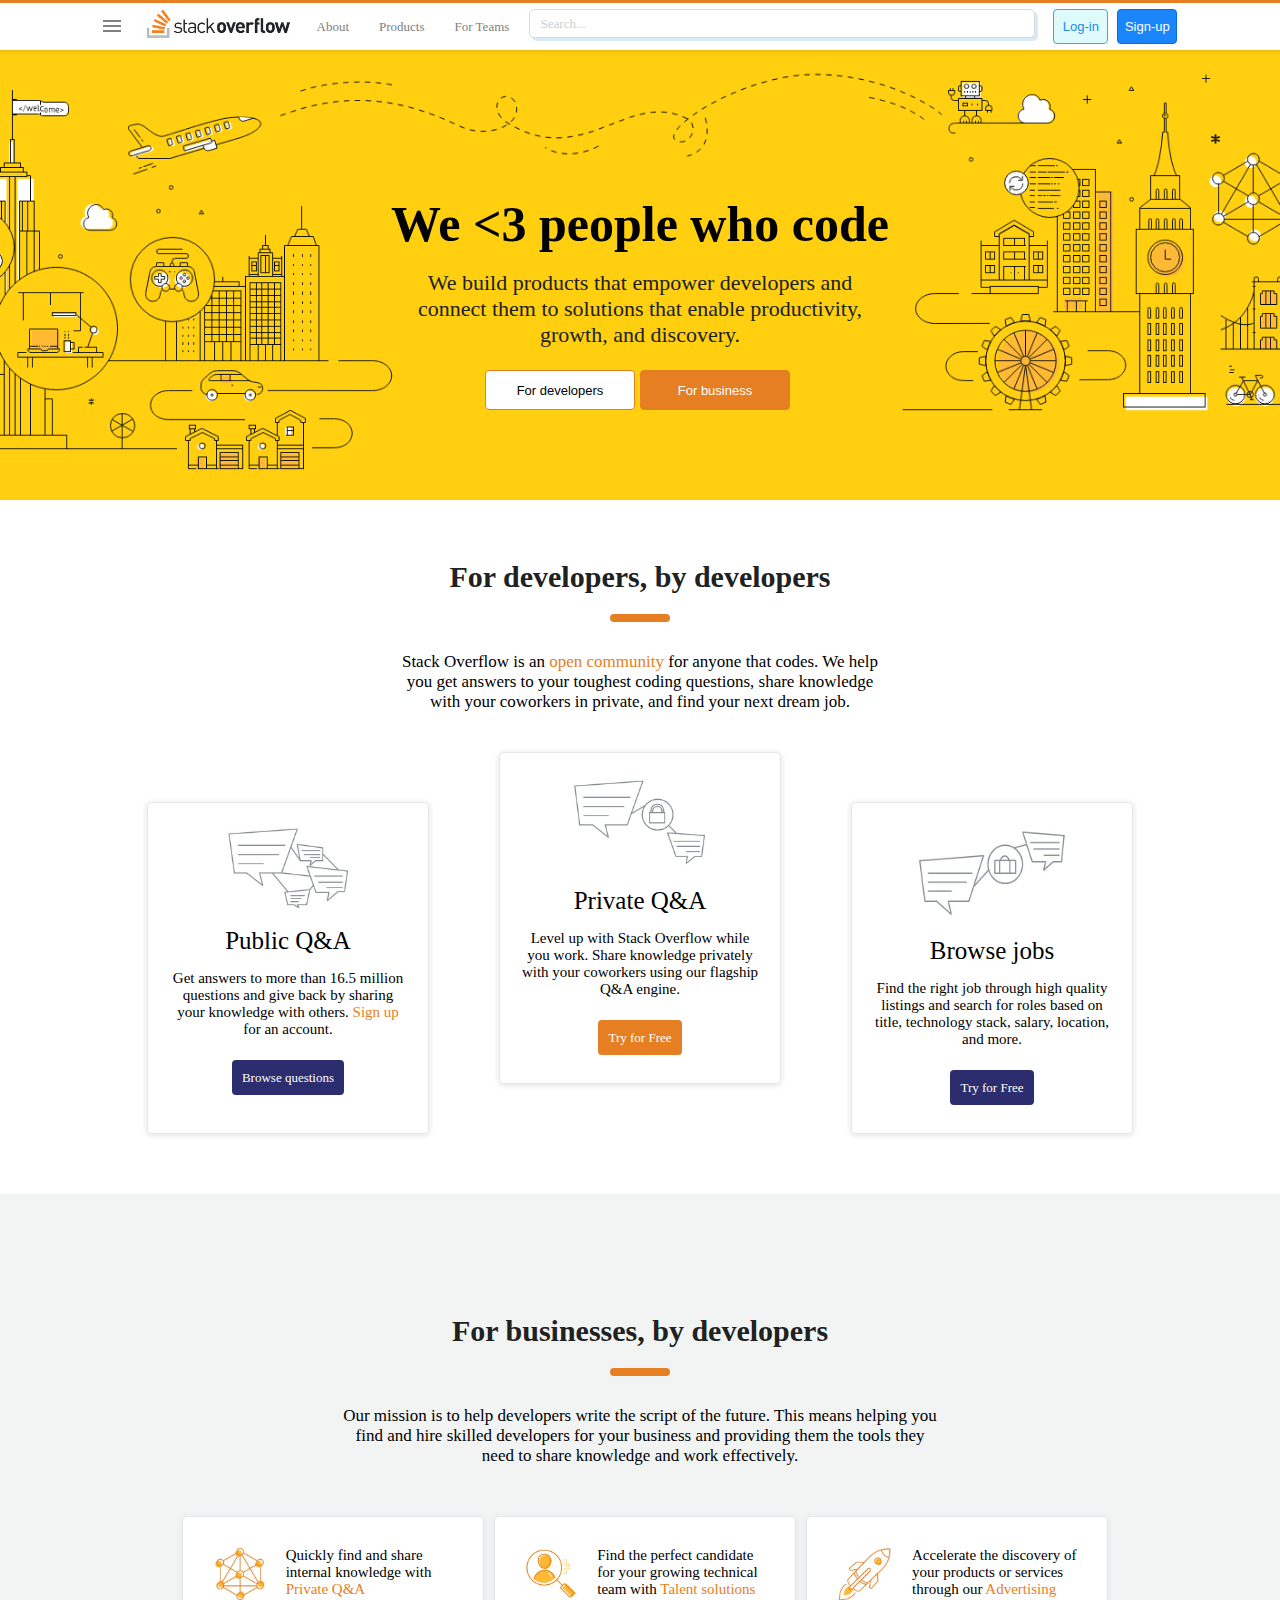
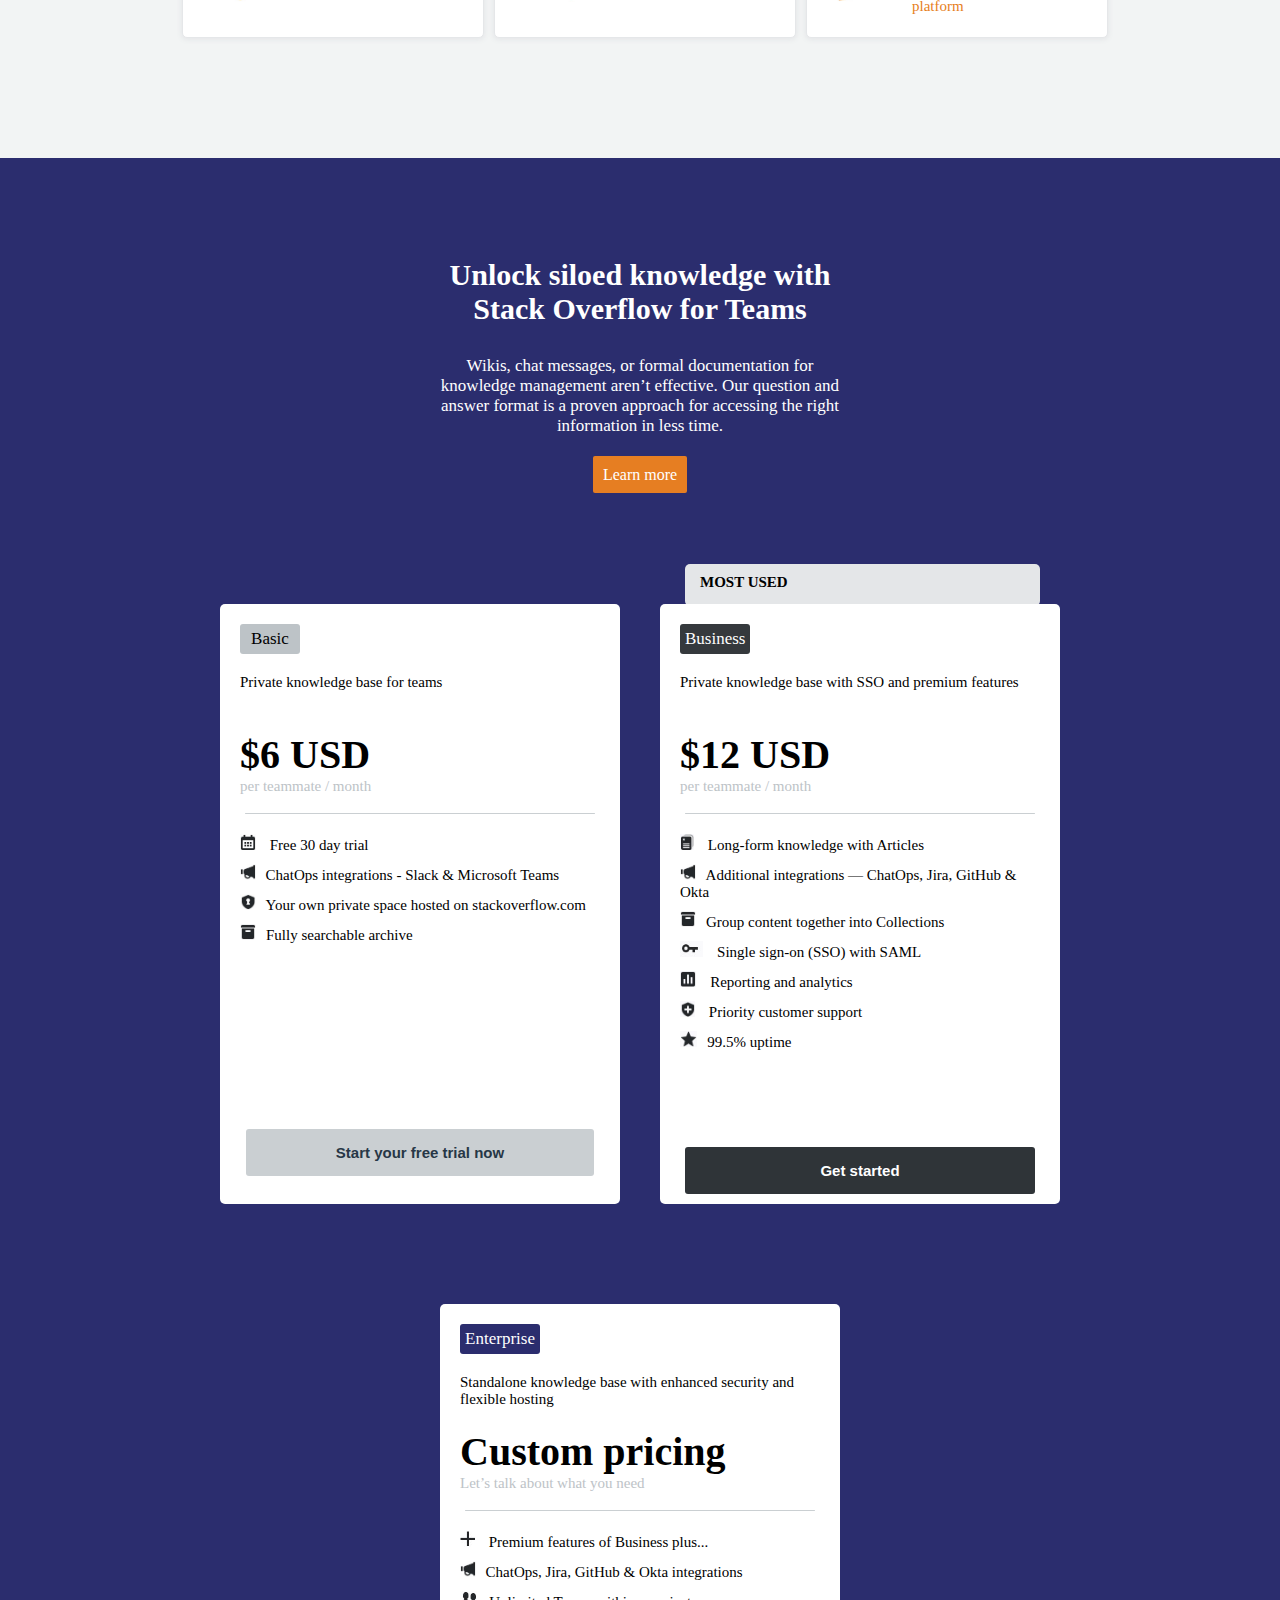
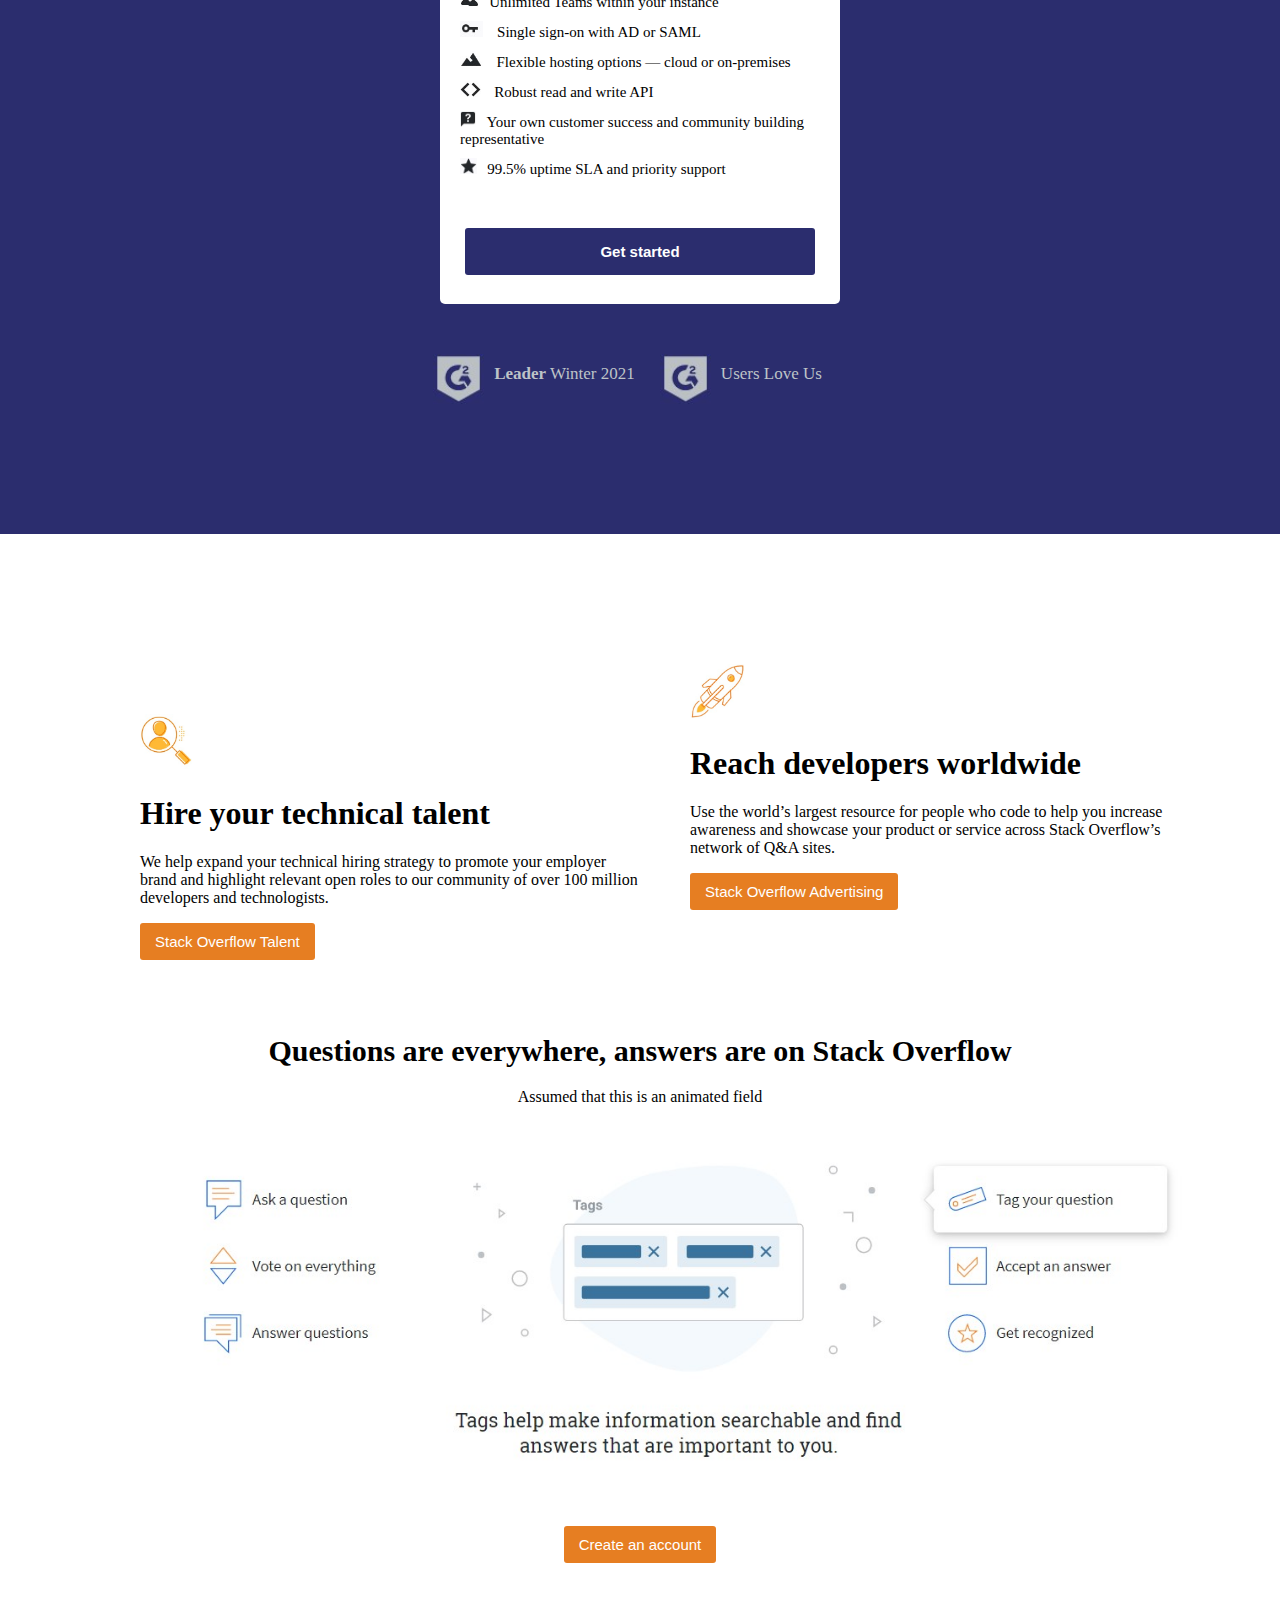
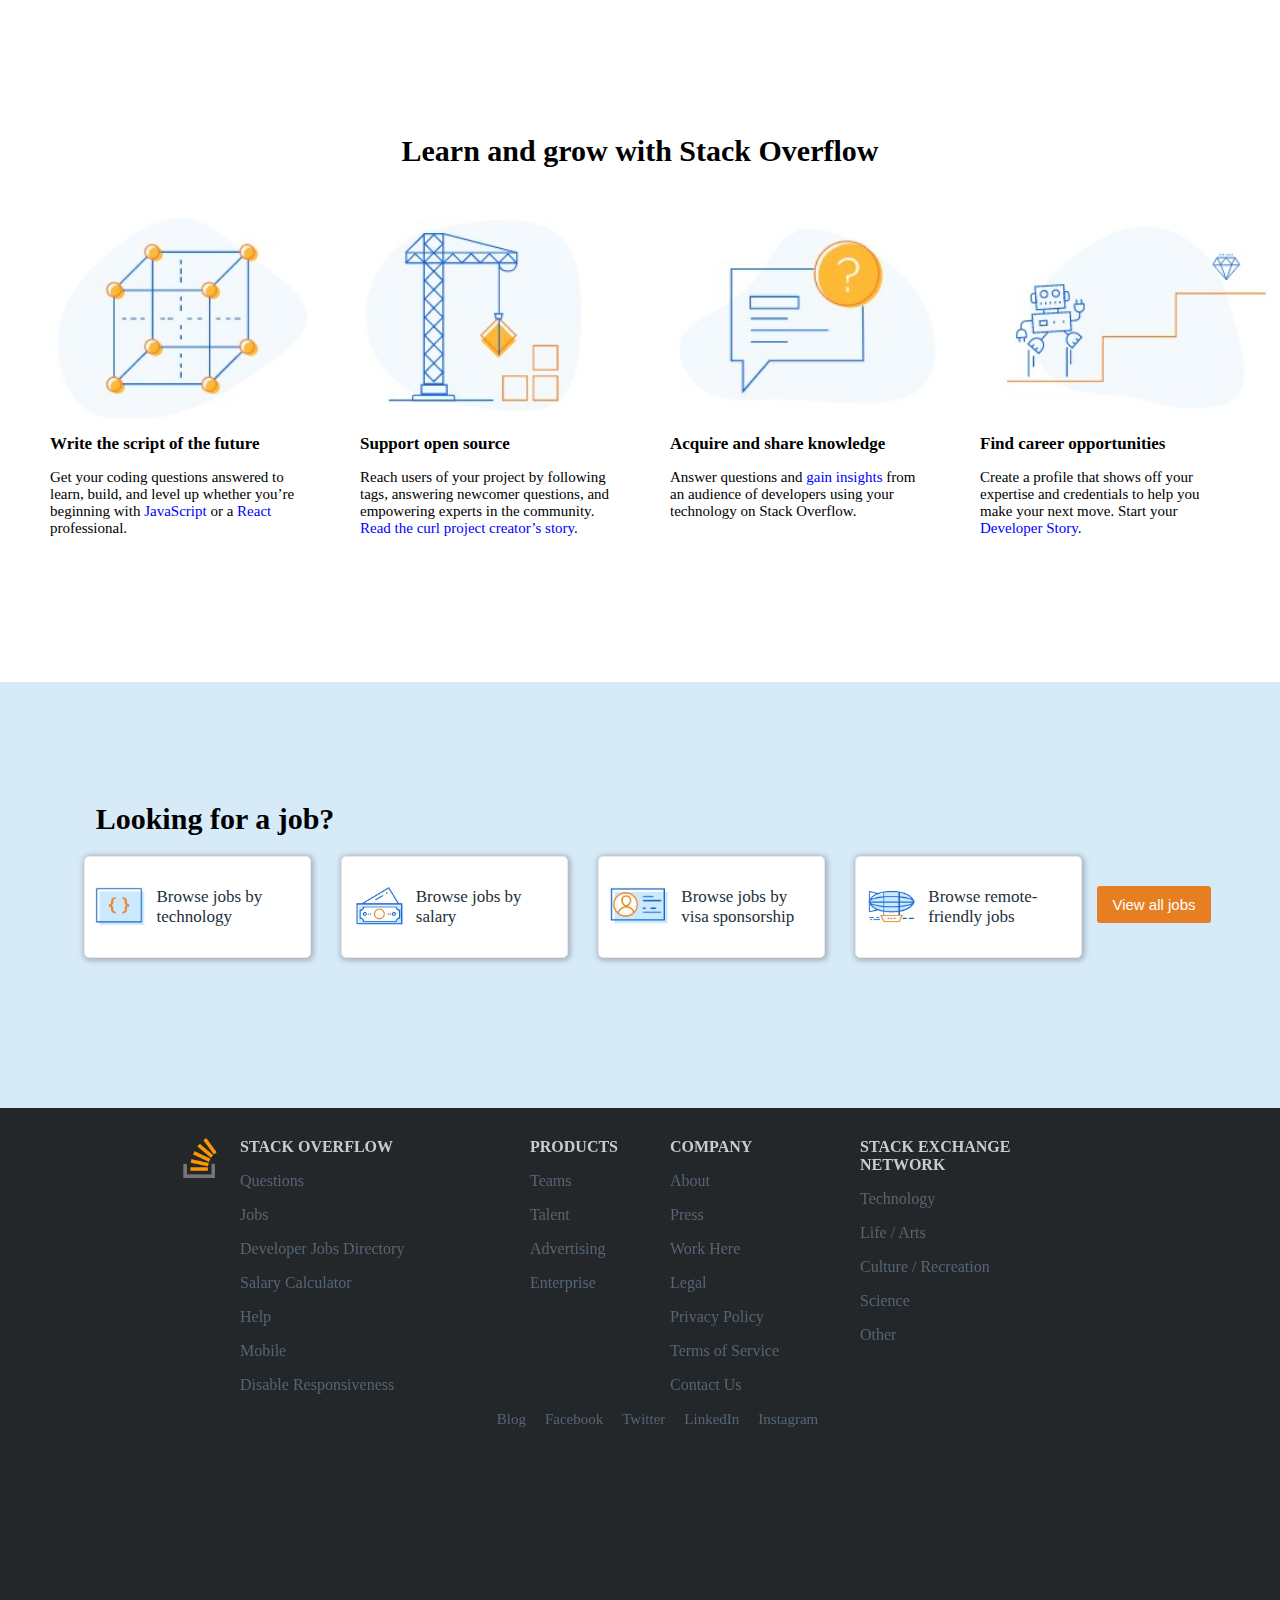
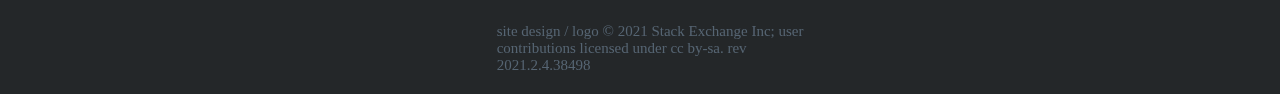
<file: index.html>
<!Doctype html>
<html>
<head>
	 <meta charset = "utf-8">
	<link rel="icon" href="stack-overflow.png" type="image/x-icon">
	<meta name="viewport" content="width=device-width, initial-scale=1">
	<link rel="stylesheet" type="text/css" href="stackoverflow.css">
	
	<title> Stack Overflow - Where developers Learn, Share & build Careers </title>
</head>
<body>

<div id="main-wrapper">
<nav class="top-navbar">
	<div class="menu" onclick="myFunction(this)"> <!-- hamburger menu-->
		<div class="bar1"></div>
		<div class="bar1"></div>
		<div class="bar1"></div>
	</div>
			<div class="imagenav"> <!-- stack overflow image-->
				<a href="stackoverflow.html"> <img src="stack-nav-image.png"/> </a>
			</div>
	<div class="navtext"> <!-- navigation text [about,products,for teams-->
		<a class="navtext1" href="https://stackoverflow.com/company"> About </a>
	</div>
		<div class="navtext">
			<a class="navtext2" href="#"> Products </a>
		</div>
			<div class="navtext">
			<a class="navtext3" href="https://stackoverflow.com/teams"> For Teams </a>
		</div>
	
	<input type="text" placeholder=" Search..."></input>
		
	<div class="navbutton"> <!--login and signup button-->
		<button class="navbutton1" type="submit" placeholder="Log-in"> Log-in </button>
				<button class="navbutton2" type="submit" placeholder="Log-in"> Sign-up </button>
		</div> 
</nav>	

<section class="headline">
	<img src="yellow-background.png"/>
		<p class="headline1"> We <3 people who code </p>
			<p class="headline2"> We build products that empower developers and connect them to solutions that enable productivity, growth, and discovery. </p>
		
		<div class="headline-buttons">
			<button class="developer-button"> For developers </button>
			<button class="business-button"> For business </button>
		</div>
</section>

<section class="developer">
	<h1> For developers, by developers </h1>
		<hr>
			<p> Stack Overflow is an <span>open community </span> for anyone that codes. We help you get answers to your toughest coding questions, share knowledge with your coworkers in private, and find your next dream job.</p>
</section>

<section class="browse-boxes">
	<div class="public-qa"> 
		<img src="publicqa.jpg"/>
			<p class="title"> Public Q&A </p>
				<p class="info"> Get answers to more than 16.5 million questions and give back by sharing your knowledge with others.<a href="#"> Sign up </a> for an account.</p>
			<a class="browse-button" href="https://stackoverflow.com/questions"> Browse questions </a>
		</div>
	<div class="private-qa"> 
		<img src="privateqa.jpg"/>
			<p class="title"> Private Q&A </p>
				<p class="info"> Level up with Stack Overflow while you work. Share knowledge privately with your coworkers using our flagship Q&A engine.</p>
			<a class="try-button" href="https://stackoverflow.com/teams"> Try for Free </a>
		</div>
	<div class="browse-job"> 
		<img src="browsejobs.jpg"/>
			<p class="title"> Browse jobs </p>
				<p class="info"> Find the right job through high quality listings and search for roles based on title, technology stack, salary, location, and more.</p>
			<a class="find-button" href="https://stackoverflow.com/jobs"> Try for Free </a>
		</div>
</section>
<section class="business">
	<h1> For businesses, by developers </h1>
		<hr>
			<p> Our mission is to help developers write the script of the future. This means helping you find and hire skilled developers for your business and providing them the tools they need to share knowledge and work effectively.</p>
		<div class="another-boxes">
			<div class="firstbox"> 
				<img src="boximage1.jpg"/>
					<p> Quickly find and share internal knowledge with <a href="https://stackoverflow.com/teams"> Private Q&A </a></p>
				</div> 
		<div class="secondbox"> 
			<img src="boximage2.jpg"/>
				<p> Find the perfect candidate for your growing technical team with <a href="https://stackoverflow.com/talent/en"> Talent solutions </a> </p>
		</div> 
	<div class="thirdbox"> 
		<img src="boximage3.jpg"/>
			<p>Accelerate the discovery of your products or services through our <a href="https://stackoverflow.com/advertising">Advertising platform </a></p>
		</div> 
</section>

<section class="pricing">
	<p class="title"> Unlock siloed knowledge with Stack Overflow for Teams </p>
		<p class="info"> Wikis, chat messages, or formal documentation for knowledge management aren’t effective. Our question and answer format is a proven approach for accessing the right information in less time.</p>
			<a href="https://stackoverflow.com/teams"> Learn more </a>
			

	<div class="pricing-options">
	<!-- Business Package-->
		<div class="basic-price">
			<p class="basic1">Basic</p>
				<p class="basic2"> Private knowledge base for teams </p>
					<p class="amount">$6 USD </p>
				<p class="teammate"> per teammate / month </p>
			<hr class="hr2">
	<div class="basic-options">
		<p> <img src="trial.jpg"/> Free 30 day trial </p>
			<p> <img src="chatops.jpg"/>ChatOps integrations - Slack & Microsoft Teams </p>
				<p> <img src="privatehost.jpg"/>Your own private space hosted on stackoverflow.com </p>
			<p> <img src="searchable.jpg"/>Fully searchable archive </p>
		</div>
			<button> Start your free trial now </button>
	</div>
	<!-- Business Package-->
<div class="bus">
	<div class="topper"> MOST USED </div>
</div>
	<div class="business-price">
		<div class="business1">Business</div>
			<p class="business2"> Private knowledge base with SSO and premium features </p>
				<p class="amount"> $12 USD </p>
			<p class="teammate"> per teammate / month </p>
		<hr class="hr2">
	<div class="business-options">
		<p> <img src="longform.jpg"/> Long-form knowledge with Articles </p>
			<p> <img src="chatops.jpg"/>Additional integrations — ChatOps, Jira, GitHub & Okta </p>
				<p> <img src="searchable.jpg"/>Group content together into Collections </p>
					<p> <img src="key.jpg"/> Single sign-on (SSO) with SAML </p>
				<p> <img src="report.jpg"/> Reporting and analytics </p>
			<p> <img src="priority.jpg"/> Priority customer support </p>
		<p> <img src="star.jpg"/>99.5% uptime </p>
	</div>
			<button> Get started </button>
	</div>
		<!-- Enterprise Package-->
<div class="enterprise-price">
	<div class="enterprise1">Enterprise</div>
			<p class="enterprise2"> Standalone knowledge base with enhanced security and flexible hosting </p>
				<p class="amount"> Custom pricing </p>
			<p class="teammate"> Let’s talk about what you need </p>
		<hr class="hr2">
	<div class="enterprise-options">
		<p> <img src="add.jpg"/> Premium features of Business plus... </p>
			<p> <img src="chatops.jpg"/>ChatOps, Jira, GitHub & Okta integrations </p>
				<p> <img src="unli.jpg"/>Unlimited Teams within your instance</p>
					<p> <img src="key.jpg"/> Single sign-on with AD or SAML</p>
				<p> <img src="flexi.jpg"/> Flexible hosting options — cloud or on-premises </p>
			<p> <img src="api.jpg"/> Robust read and write API </p>
		<p> <img src="success.jpg"/>Your own customer success and community building representative </p>
		<p> <img src="star.jpg"/>99.5% uptime SLA and priority support </p>
	</div>
			<button> Get started </button>	
		</div>
</div>
	<div id="bottom-link">
		<img src="bottomlink-icon.jpg"/>
		<div class="leader"> <b> Leader </b> Winter 2021 </div>
		<img src="bottomlink-icon.jpg"/>
		<div class="user"> Users Love Us </div>
	</div>
</section>

<section id="overflow">
	<div class="talent">
		<img src="boximage2.jpg"/>
		<h1> Hire your technical talent </h1>
			<p>We help expand your technical hiring strategy to promote your employer brand and highlight relevant open roles to our community of over 100 million developers and technologists.</p>
		<button> Stack Overflow Talent </button>
	</div>
		<div class="advertising">
		<img src="boximage3.jpg"/>
			<h1>Reach developers worldwide</h1>
				<p>Use the world’s largest resource for people who code to help you increase awareness and showcase your product or service across Stack Overflow’s network of Q&A sites.</p>
			<button> Stack Overflow Advertising </button>
</section>

<section id="questions">
	<h1> Questions are everywhere, answers are on Stack Overflow </h1>
	<p> Assumed that this is an animated field </p>
		<img src="assumed-animation.jpg"/>
			<button> Create an account </button>
</section>

<section class="learn-grow">
	<h1> Learn and grow with Stack Overflow </h1>
		<div class="lg">
			<div class="lg-info">
			<img src="write.jpg"/>
				<h1> Write the script of the future </h1>
			<p> Get your coding questions answered to learn, build, and level up whether you’re beginning with <a href="#"> JavaScript </a> or a <a href="#"> React </a> professional.</p>
		</div>
		
		<div class="lg-info">
			<img src="support.jpg"/>
				<h1> Support open source </h1>
			<p> Reach users of your project by following tags, answering newcomer questions, and empowering experts in the community. <a href="#">Read the curl project creator’s story</a>.</p>
		</div>
		
		<div class="lg-info">
			<img src="acquire.jpg"/>
				<h1> Acquire and share knowledge </h1>
			<p> Answer questions and <a href="#">gain insights </a> from an audience of developers using your technology on Stack Overflow.</p>
		</div>
		
		<div class="lg-info">
			<img src="find.jpg"/>
				<h1> Find career opportunities </h1>
			<p> Create a profile that shows off your expertise and credentials to help you make your next move. Start your <a href="#">Developer Story</a>.</p>
		</div>
	</div>
</section>

<section class="job">
	<h1> Looking for a job? </h1>
		<div class="job-link">
			<div class="job-option">
				<a href="#"><img src="jobtech.jpg"/>
					<p> Browse jobs by technology</p>
				</a>
			</div>
			<div class="job-option">
				<a href="#"><img src="jobsalary.jpg"/>
					<p> Browse jobs by salary</p>
				</a>
			</div>
			<div class="job-option">
				<a href="#"><img src="jobsponsor.jpg"/>
					<p> Browse jobs by visa sponsorship</p>
					</a>
			</div>
			<div class="job-option">
				<a href="#"><img src="jobremote.jpg"/>
					<p> Browse remote-friendly jobs</p>
				</a>
			</div>
			<div>
				<button class="job-button"> View all jobs </button>
			</div>
		</div>
</section>

<footer> 
	<img src="stack-overflow.png"/>
	<nav class="stackoverflow">
		<a href="#" class="options"> STACK OVERFLOW </a>
		<a href="#"> <p>Questions </p></a>
		<a href="#"> <p>Jobs </p></a>
		<a href="#"> <p>Developer Jobs Directory</p> </a>
		<a href="#"> <p>Salary Calculator</p> </a>
		<a href="#"> <p>Help </p></a>
		<a href="#"> <p>Mobile</p> </a>
		<a href="#"> <p>Disable Responsiveness</p> </a>
	</nav>
	<nav class="products">
		<a href="#" class="options"> PRODUCTS </a>
		<a href="#"> <p>Teams </p></a>
		<a href="#"> <p>Talent </p></a>
		<a href="#"> <p>Advertising</p> </a>
		<a href="#"> <p>Enterprise</p> </a>
	</nav>
	<nav class="company">
		<a href="#" class="options"> COMPANY </a>
		<a href="#"> <p>About</p></a>
		<a href="#"> <p>Press</p></a>
		<a href="#"> <p>Work Here</p> </a>
		<a href="#"> <p>Legal</p> </a>
		<a href="#"> <p>Privacy Policy </p></a>
		<a href="#"> <p>Terms of Service</p> </a>
		<a href="#"> <p>Contact Us</p> </a>
	</nav>
	<nav class="network">
		<a href="#" class="options"> STACK EXCHANGE NETWORK</a>
		<a href="#"> <p>Technology </p></a>
		<a href="#"> <p>Life / Arts</p></a>
		<a href="#"> <p>Culture / Recreation </p> </a>
		<a href="#"> <p>Science </p> </a>
		<a href="#"> <p>Other </p></a>
	</nav>
	
	<nav class="socmed">
		<a href="#"> Blog</a>
		<a href="#"> Facebook</a>
		<a href="#"> Twitter</a>
		<a href="#"> LinkedIn</a>
		<a href="#"> Instagram</a>
	<p class="design"> site design / logo © 2021 Stack Exchange Inc; user contributions licensed under cc by-sa. rev 2021.2.4.38498 </p>
	</nav>
</footer>
</body>
</html>
</file>
<file: stackoverflow.css>
body {
	margin: auto;
	border-top: 3px solid #E67E22;
	border-width: 100%;
	font-family: calibri;
	text-align: center;
	
}
nav {
	position: -webkit-sticky;
	position: sticky;
	top: 0;
	z-index:1;
}
.top-navbar {
	padding: 6px 0px;
	display: flex;
	justify-content: center;
	flex-flow: row wrap;
	height: 35px;
	background-color: #fff;
}
.imagenav img{
	height: 30px;
	margin-left: 20px;
	transition: transform .2s;
}
.imagenav img:hover {
	transform: scale(1.2);
}
.menu { /* hamburger menu */
	padding-top: 8px;
	display: inline;
	cursor: pointer;
}
.bar1, .bar2, .bar3 { 
	width: 18px;
	height: 2px;
	margin: 3px 0px;
	color: gray;
	background-color: gray;
}
.navtext { /* About, Products, For teams */
	padding-top: 8px;
	margin-left: 10px;
}
.navtext1,.navtext2,.navtext3 {
	padding: 0px 10px 0px 10px;
	text-decoration: none;
	font-size:13px;
	color: gray ;
}
.navtext:hover {
	background-color: #E5E7E9 ;
	border-radius: 15px;
	border-width: 5px;
}
input {
	height: 25px;
	width: 500px;
	margin: 0px 10px;
	border-color: #D7DBDD;
	border-style: solid;
	border-width: 1px;
	border-radius: 5px;
	outline: none;
	display: flex;
	box-shadow: 3px 3px #D6EAF8 ;
}
::placeholder {
	font-family: calibri;
	font-size: 13px;
	color: #CACFD2;
	padding-left: 5px;
	
}
.navbutton1 { /* Log-in button */
	height:35px;
	width: 55px;
	margin: 0px 5px 0px 8px;
	font-size: 13px;
	color: #248AF0;
	background-color:#DFFAFA ;
	border: 0.2px solid #3AB2B2;
	border-radius: 4px;
	transition-duration: 0.4s;
	cursor: pointer;
}
.navbutton1:hover {
	background-color:#91C1F0;
	color: #fff;
}
.navbutton2 { /* Sign-up button */
	height:35px;
	width: 60px;
	font-size: 13px;
	color: #fff;
	background-color:#1B85FC;
	border: 0.2px solid #096BD9;
	border-radius: 4px;
	transition-duration: 0.4s;
	cursor: pointer;
}
.navbutton2:hover {
	background-color:#1473D0;
}
.headline {	/* headline */
	height: 450px;
	background-color: #ffcf10 ;
	display: flex;
	align-content: center;
	justify-content: center;
	flex-flow: row wrap;
	z-index:1;
}
section img { /* headline yellow background image */
	height: 450px;
}
.headline1 { /* We <3 people who code*/
	font-family: Rockwell;
	font-size: 50px;
	font-weight: bold;
	position: absolute;
	margin: 145px auto;      
    text-align: center;
    width: 1000px;
	height: auto;
}
.headline2 { /* the paragraph*/
	font-family: calibri;
	color: #202121;
	font-size: 22px;
	position: absolute;
	margin: 220px 0px;      
    text-align: center;
    width: 450px;
}
.headline-buttons {
	height: 50px;
	width: 350px;
	margin:50px 10px;
	position: absolute;
	display: flex;
	flex-flow: row wrap;
	justify-content: center;
	top: 320px;
}
.developer-button {
	height:40px;
	width: 150px;
	font-size: 13px;
	background-color:#fff;
	border: 0.2px solid #E67E22;
	border-radius: 4px;  
	cursor: pointer;
	outline: none;
}
.developer-button a {
	color: #E67E22;
	text-decoration: none;
}
.business-button {
	height:40px;
	width: 150px;
	margin: 0px 5px;
	font-size: 13px;
	color: #fff;
	background-color:#E67E22;
	border: 0.2px solid #E67E22;
	border-radius: 4px;  
	cursor: pointer;
	outline: none;
	
}
/*------------- Developer -------------*/
.developer h1 {
	font-family: rockwell;
	text-align: center;
	font-size: 30px;
	color:#202121;
	margin-top: 60px;
}
hr {
	width: 60px;
	height: 8px;
	background-color: #E67E22;
	border: none;
	border-radius: 5px;
}
.developer p{
	width: 500px;
	margin: 30px auto;
	font-size: 17px;
}
span {
	color: #E67E22;
}
/*------------- Section for Public Q&A, Private Q&A, Browse jobs -------------*/
.browse-boxes {
	display: flex;
	justify-content: center;
	flex-flow: row wrap;
	margin-top: 30px;
}
/*------------- Public Q and A box -------------*/
.public-qa {
	width: 280px;
	height: 330px;
	margin: 60px;
	border-width: 1px;
	border-style: solid;
	border-color: #E5E7E9;
	border-radius: 5px;
	box-shadow: 0px 1px 5px 1px #E5E7E9 ;
}
.public-qa:hover {
	box-shadow: 1px 1px 5px 1px #99A3A4 ;
}
.public-qa img {
	margin-top:25px;
	height: 80px;
}
.public-qa .title {
	font-family: rockwell;
	font-size: 25px;
	margin:15px 0px;
}
.public-qa .info {
	font-size: 15px;
	margin: 0px 20px 30px 20px;
}
.info a {
	color: #E67E22;
	text-decoration: none;
}
.browse-button {
	padding: 10px;
	font-size: 13px;
	color: #fff;
	background-color:#2b2d6e;
	border-radius: 4px;  
	cursor: pointer;
	outline: none;
	text-decoration: none;
}
/*------------- Private Q and A box -------------*/
.private-qa {
	width: 280px;
	height: 330px;
	margin: 10px;
	border-width: 1px;
	border-style: solid;
	border-color: #E5E7E9;
	border-radius: 5px;
	box-shadow: 0px 1px 5px 1px #E5E7E9 ;
}
.private-qa:hover {
	box-shadow: 1px 1px 5px 1px #99A3A4 ;
}
.private-qa img {
	margin-top:25px;
	height: 90px;
}
.private-qa .title {
	font-family: rockwell;
	font-size: 25px;
	margin:15px 0px;
}
.private-qa .info {
	font-size: 15px;
	margin: 0px 20px 30px 20px;
}
.try-button {
	padding: 10px;
	font-size: 13px;
	color: #fff;
	background-color:#E67E22;
	border-radius: 4px;  
	cursor: pointer;
	outline: none;
	text-decoration: none;
}
/*------------- Browse jobs box -------------*/
.browse-job {
	width: 280px;
	height: 330px;
	margin: 60px;
	border-width: 1px;
	border-style: solid;
	border-color: #E5E7E9;
	border-radius: 5px;
	box-shadow: 0px 1px 5px 1px #E5E7E9 ;
}
.browse-job:hover {
	box-shadow: 1px 1px 5px 1px #99A3A4 ;
}
.browse-job img {
	margin-top:25px;
	height: 90px;
	width: 150px;
}
.browse-job .title {
	font-family: rockwell;
	font-size: 25px;
	margin:15px 0px;
}
.browse-job .info {
	font-size: 15px;
	margin: 0px 20px 30px 20px;
}
.find-button {
	padding: 10px;
	font-size: 13px;
	color: #fff;
	background-color:#2b2d6e;
	border-radius: 4px;  
	cursor: pointer;
	outline: none;
	text-decoration: none;
}
/*------------- Business -------------*/
.business {
	background-color: #F2F4F4 ;
}
.business h1 {
	font-family: rockwell;
	text-align: center;
	font-size: 30px;
	color:#202121;
	margin-top: 0px;
	padding-top: 120px;
}
hr {
	width: 60px;
	height: 8px;
	background-color: #E67E22;
	border: none;
	border-radius: 5px;
}
.business p{
	width: 600px;
	margin: 30px auto;
	font-size: 17px;
}
.another-boxes {
	display: flex;
	justify-content: center;
	flex-flow: row wrap;
	padding-bottom: 100px;
}
.another-boxes img {
	height: 55px;
	float: left;
	margin: 30px 20px 10px 30px;
}
.another-boxes a {
	color: #E67E22;
	text-decoration: none; 
}
.firstbox {
	width: 300px;
	height: 120px;
	margin: 20px 0px 20px 10px;
	background-color: #fff;
	border-width: 1px;
	border-style: solid;
	border-color: #E5E7E9;
	border-radius: 5px;
	box-shadow: 0px 1px 5px 1px #E5E7E9 ;
}
.firstbox p {
	font-size: 15px;
	width: 200px;
	text-align: left;
}
.secondbox {
	width: 300px;
	height: 120px;
	margin: 20px 0px 20px 10px;
	background-color: #fff;
	border-width: 1px;
	border-style: solid;
	border-color: #E5E7E9;
	border-radius: 5px;
	box-shadow: 0px 1px 5px 1px #E5E7E9 ;
}
.secondbox p {
	font-size: 15px;
	width: 250px;
	text-align: left;
}
.thirdbox {
	width: 300px;
	height: 120px;
	margin: 20px 0px 20px 10px;
	background-color: #fff;
	border-width: 1px;
	border-style: solid;
	border-color: #E5E7E9;
	border-radius: 5px;
	box-shadow: 0px 1px 5px 1px #E5E7E9 ;
}
.thirdbox p {
	font-size: 15px;
	width: 250px;
	height: 20px;
	text-align: left;
}
/*------------- Package Options -------------*/
.pricing {
	background-color: #2b2d6e ;
	padding: 100px 0;
}
.pricing .title {
	font-family: rockwell;
	font-weight: bold;
	text-align: center;
	font-size: 30px;
	color:#fff;
	margin:0 auto;
	
	width: 450px;
}
.pricing .info {
	color: #fff;
	width: 400px;
	margin: 30px auto;
	font-size: 17px;
}
.pricing a {
	color: #fff;
	text-decoration: none;
	background-color: #E67E22; 
	padding: 10px;
	border-radius: 2px;
}
.pricing-options {
	display: flex;
	justify-content: center;
	flex-flow: row wrap;
	padding: 20px 0 0 0;
	margin: 50px 100px 0 100px;
}
/*------------- Basic Package -------------*/
.basic-price {
	width: 400px;
	height: 600px;
	background-color: #fff;
	border-radius:5px;
	margin: 50px 20px;
}
.basic-price button {
	font-size: 15px;
	font-weight: bold;
	color: #273746;
	background-color: #CACFD2 ;
	margin-top: 185px;
	padding: 15px 90px;
	outline: none;
	border: none;
	border-radius: 3px;
	cursor: pointer;
}
.basic-price button:hover {
	background-color: #1B85FC;
}
.basic1 {
	font-size: 17px;
	background-color: #BDC3C7;
	width: 50px;
	padding:5px;
	margin: 20px;
	border-radius: 3px;
}
.basic2 {
	font-size: 15px;
	text-align: left;
	margin: 20px;
}
.teammate {
	color:#BDC3C7;
	font-size: 15px;
	text-align: left;
	margin: 0 20px;
	padding-bottom:10px;
}
.amount {
	font-size: 40px;
	font-weight: bold;
	text-align: left;
	margin: 0 20px;
	padding-top: 20px;
}
.hr2 {
	height:1px;
	width: 350px;
	background-color: #CACFD2 ;
}
.basic-options {
	margin-top: 20px;
}
.basic-options p {
	font-size: 15px;
	text-align: left;
	margin: 10px 20px 0px 20px;
}
.basic-options img {
	height: 16px;
	padding-right: 10px;
}
.bus {
	margin-top: 10px;
}
.topper {
	font-size: 15px;
	font-weight: bold;
	text-align: left;
	position: absolute;
	background-color:#e4e6e8;
	width: 325px;
	margin-top:0px;
	margin-left: 45px;
	padding:10px 15px 15px 15px;
	border-radius: 5px;
}
/*------------- Business Package -------------*/
.business-price {
	width: 400px;
	height: 600px;
	background-color: #fff;
	border-radius:5px;
	margin: 50px 20px;
	position: relative;
}
.business-price button {
	font-size: 15px;
	font-weight: bold;
	color: #fff;
	background-color: #2F3438;
	margin-top: 96px;
	padding: 15px 135px;
	outline: none;
	border: none;
	border-radius: 3px;
	cursor: pointer;
}
.business-price button:hover {
	background-color: #1B85FC;
}
.business1 {
	font-size: 17px;
	background-color:  #35393D;
	color:#fff;
	width: 60px;
	padding:5px;
	margin: 20px;
	border-radius: 3px;
}
.business2 {
	font-size: 15px;
	text-align: left;
	margin: 20px;
}
.business-options {
	margin-top: 20px;
}
.business-options p {
	font-size: 15px;
	text-align: left;
	margin: 10px 20px 0px 20px;
}
.business-options img {
	height: 16px;
	padding-right: 10px;
}
/*------------- Enterprise Package -------------*/
.enterprise-price {
	width: 400px;
	height: 600px;
	background-color: #fff;
	border-radius:5px;
	margin: 50px 20px;
}
.enterprise-price button {
	font-size: 15px;
	font-weight: bold;
	color: #fff;
	background-color:#2b2d6e;
	margin-top: 50px;
	padding: 15px 135px;
	outline: none;
	border: none;
	border-radius: 3px;
	cursor: pointer;
}
.enterprise-price button:hover {
	background-color: #1B85FC;
}
.enterprise1 {
	font-size: 17px;
	background-color:#2b2d6e;
	color:#fff;
	width: 70px;
	padding:5px;
	margin: 20px;
	border-radius: 3px;
}
.enterprise2 {
	font-size: 15px;
	text-align: left;
	margin: 20px 20px 0px 20px;
}
enterprise-price .amount {
	font-size: 40px;
	font-weight: bold;
	text-align: left;
	margin: 0 20px;
}
.enterprise-options {
	margin-top: 20px;
}
.enterprise-options p {
	font-size: 15px;
	text-align: left;
	margin: 10px 20px 0px 20px;
}
.enterprise-options img {
	height: 16px;
	padding-right: 10px;
}
#bottom-link {
	display:flex;
	justify-content: center;
	flex-flow: row wrap;
	color:#BDC3C7;
}
.leader {
	font-family: rockwell;
	font-size: 17px;
	padding: 10px 25px 50px 0 ;
}
.leader:hover , .leader span:hover{
	color:#fff;
	cursor: pointer;
}
.user {
	font-family: rockwell;
	font-size: 17px;
	padding: 10px 25px 50px 0 ;	
}
.user:hover {
	color:#fff;
	cursor: pointer;
}
#bottom-link img {
	height: 50px;
	padding-right:10px;
}
#overflow {
	display: flex;
	justify-content: center;
	flex-flow: row wrap;
	height: 350px;
	padding-top: 130px;
}
.talent {
	height: 100px;
	width:500px;
	text-align: left;
	margin: 50px;
}
.talent h1, .advertising h1 {
	font-family:rockwell;
}
.advertising {
	height: 100px;
	width:500px;
	text-align: left;
}
#overflow img {
	height: 55px;
	text-align: left;
}
#overflow button {
	font-size: 15px;
	padding: 10px 15px;
	background-color: #E67E22;
	color: #fff;
	border:none;
	border-radius: 3px;
}
#questions {
	height: 600px;
}
#questions img {
	height: 350px;
	margin-left: 100px;
}
#questions h1 {
	font-family: rockwell;
	font-size: 30px;
}
#questions button {
	font-size:15px;
	margin: 50px;
	padding: 10px 15px;
	background-color: #E67E22;
	text-align: center;
	color: #fff;
	border:none;
	border-radius: 3px;
}
.learn-grow {
	margin: 100px 0;
}
.learn-grow h1{
	font-size: 30px;
	font-family: rockwell;
}
.lg {
	display: flex;
	justify-content: center;
	flex-flow: row wrap;
}
.lg img {
	height: 200px;
}
.lg-info {
	font-size: 15px;
	text-align: left;
	width: 250px;
	margin: 30px;
}
.lg-info h1 {
	font-size: 17px;
}
.lg-info a {
	text-decoration: none;
	color:#0000FF;
}
.job {
	background-color: #D6EAF8;
	padding: 100px 0 150px 0;
}
.job h1 {
	font-family: rockwell;
	font-size: 30px;
	margin-right: 850px;
}
.job-link {
	display: flex;
	justify-content: center;
	flex-flow: row wrap;
}
.job-option a {
	font-family: rockwell;
	font-size: 17px;
	text-align: left;
	color:#212F3C ;
	width: 200px;
	height: 100px;
	display: flex;
	background-color: #fff;
	margin: 0 15px;
	padding: 0 15px 0 10px;
	border-width: 1px;
	border-style: solid;
	border-color: #E5E7E9;
	border-radius: 5px;
	box-shadow:1px 1px 5px 2px #AEB6BF;
	text-decoration: none;	
}
.job-option p {
	margin-top:30px;
}
.job-option img {
	height: 40px;
	padding-top: 30px;
	padding-right: 10px;
}
.job-button {
	font-size: 15px;
	padding: 10px 15px;
	margin-top: 30px;
	background-color: #E67E22;
	color: #fff;
	border:none;
	border-radius: 3px;
}
footer {
	display: flex;
	justify-content: center;
	flex-flow: row wrap;
	background-color: #242729;
	padding: 30px 0 5px; 0;
}
footer img {
	height: 40px;
	padding-right: 20px;
}
footer a {
	color: #566573;
	text-decoration: none;
	text-align: left;
}
footer a:hover {
	color: #fff;
}
.stackoverflow {
	width: 250px;
	margin-right: 40px;
	text-align: left;
}
.stackoverflow .options {
	font-weight: bold;
	color: #C7CDCF;
}
.stackoverflow .options:hover {
	color: #fff;
}
.products {
	width: 100px;
	margin-right: 40px;
	text-align: left;
}
.products .options {
	font-weight: bold;
	color: #C7CDCF;
}
.products .options:hover {
	color: #fff;
}
.company {
	width: 150px;
	margin-right: 40px;
	text-align: left;
}
.company .options {
	font-weight: bold;
	color: #C7CDCF;
}
.company .options:hover {
	color: #fff;
}
.network {
	width: 200px;
	margin-right: 40px;
	text-align: left;
}
.network img{
	height: 15px;
	text-align: left;
}
.network .options {
	font-weight: bold;
	color: #C7CDCF;
}
.network span {
	padding: 5px;
	font-size: 10px;
	color: #566573;
}
.network .options:hover {
	color: #fff;
}
.socmed {
	padding-left: 50px;
}
.socmed a {
	margin-right: 15px;
	font-size: 15px;
}
.design {
	width: 320px;
	text-align: left;
	font-size: 15px;
	padding-top: 180px;
	color: #566573;
}

@media screen (max-width: 600px) {
.navtext { display: none; }
}
</file>
